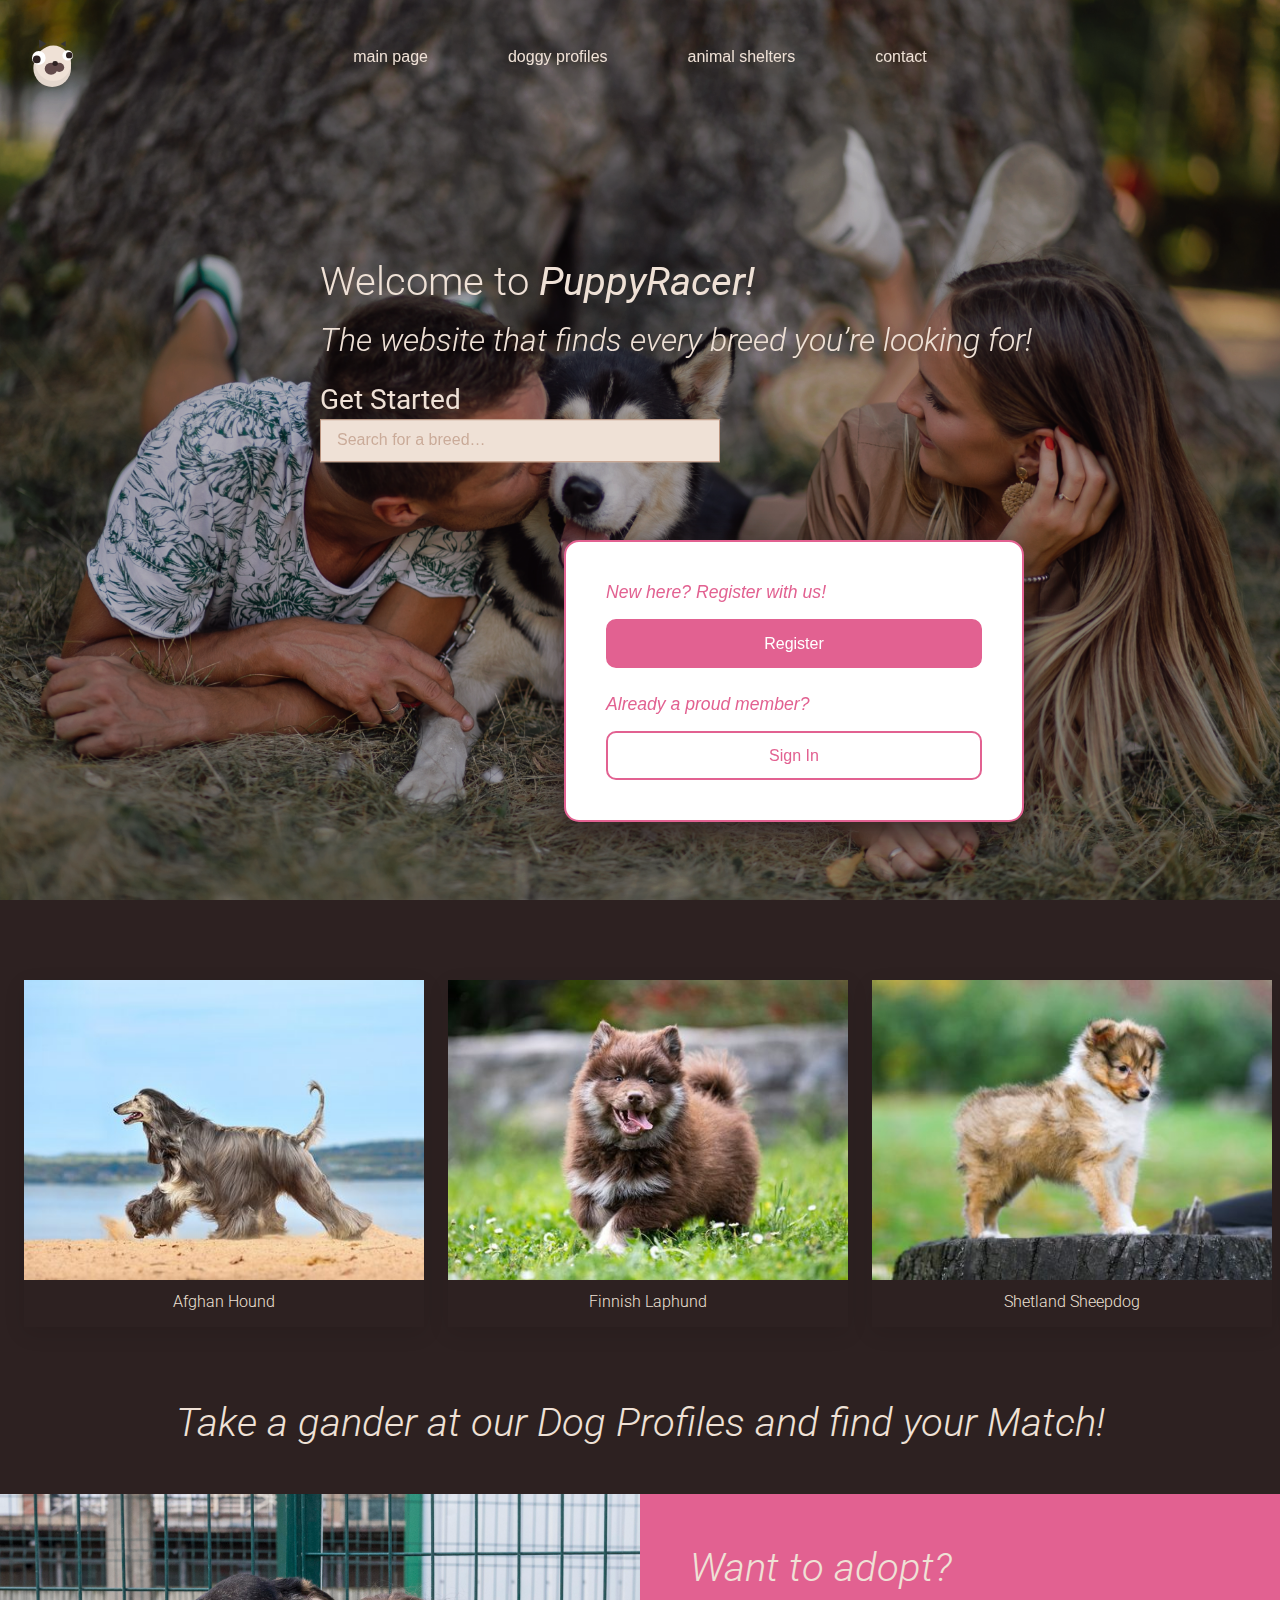
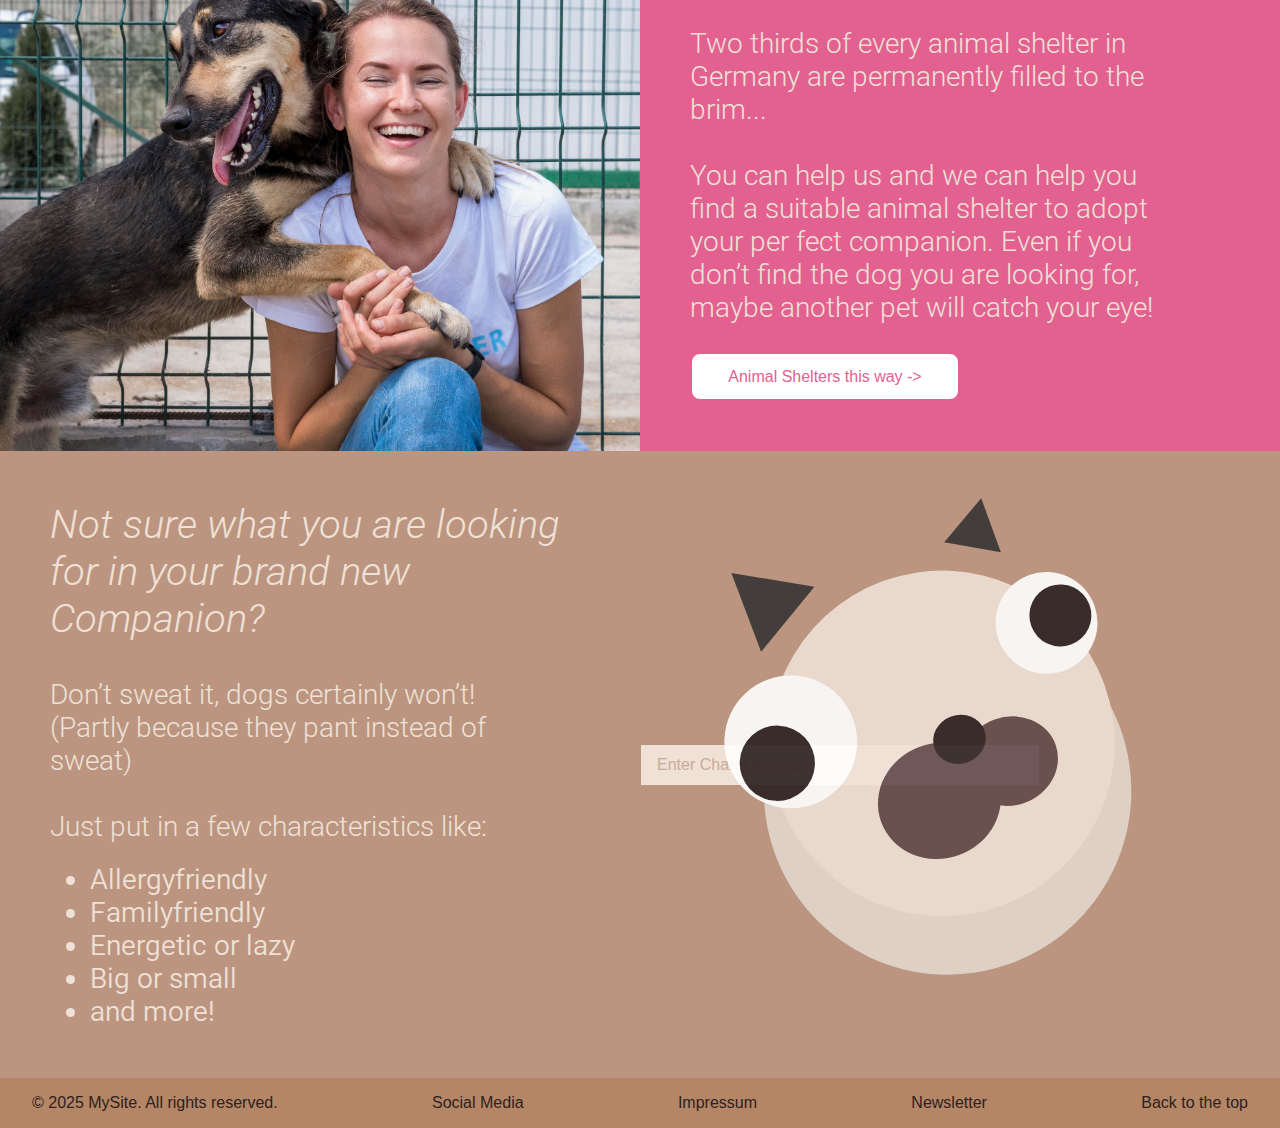
<file: public/index.html>
<!DOCTYPE html>

<html lang="en">
<head>
    <meta charset="UTF-8" />
    <meta name="viewport" content="width=device-width, initial-scale=1.0" />
    <title>Main Page</title>
    <link rel="stylesheet" href="style.css" />

    <link rel="stylesheet" href="https://fonts.googleapis.com/css2?family=Roboto:wght@300;400;500;700&family=Open+Sans:wght@400;600&display=swap">
    <!--- OpenSans und Roboto verlinken! Damit ja auch alles lädt --->
</head>

<body>

<header class="navbar">
    <a href ="Puppy_Racer_Logo.pdf" class="logo">
        <img src="Puppy_Racer_Logo.svg" alt="PuppyRacer">
        <!--- alt ist als alternative da, falls es nicht lädt --->
    </a>
    <!--- a is an anchor element for links, the more you know, Sie können jetzt sogar PDF runterladen wenn man draufklickt --->

    <nav>
        <ul>
            <li><a href="#">main page</a></li>
            <li><a href="#">doggy profiles</a></li>
            <li><a href="#">animal shelters</a></li>
            <li><a href="#">contact</a></li>
        </ul>
    </nav>
</header>

<section class="hero">
    <img src="young-couple-husky.jpg" alt="Background Image" class="hero-image">
    <div class="hero-overlay"></div>
    <!--- Was mich hier ein bisschen nervt ist dass man nicht einfach ein Hue applyen kann zum Img
     man muss gleich eine ganz neue div class machen--->

    <div class="hero-text">
        <h1 class="custom-aligned">Welcome to <strong><em>PuppyRacer!</em></strong></h1>
        <!---<strong><em>PuppyRacer</em></strong>! so kann man einzeilen wörter am besten stylen!
        Gefällt mir, strong is halt bold und em ist emphasis mit italics--->

        <h2 class="custom-aligned">The website that finds every breed
            you’re looking for!</h2>

        <h3 class="get-Started">Get Started</h3>
        <form class="hero-search">
            <input
                    type="text"
                    placeholder="Search for a breed…"
                    name="breed"
            />
        </form>
    </div>

    <!---Glücklicherweise kann ich das aus der ersten Abgabe übernehmen, danke Jonas--->
    <div class="login-card outline-pink">
        <div class="stack">
            <p class="pretitle italic">New here? Register with us!</p>
            <button class="btn btn-pink">Register</button>
        </div>
        <div class="stack">
            <p class="pretitle italic">Already a proud member?</p>
            <button class="btn btn-outline-pink">Sign In</button>
        </div>
    </div>

</section>

<section class="dog-carousel">
    <div class="dog-profiles">

        <!--- Sollen Clickable sein mit <a>, aber ich hatte leider nicht mehr die Geduld es richtig zu machen--->

        <div class="dog-card">
            <img src="dog_pics/dog1.jpg" alt="Afghan Hound">
            <h6 class="dog-name">Afghan Hound</h6>
        </div>

        <div class="dog-card">
            <img src="dog_pics/dog2.jpg" alt="Finnish Laphund">
            <h6 class="dog-name">Finnish Laphund</h6>
        </div>

        <div class="dog-card">
            <img src="dog_pics/dog3.jpg" alt="Shetland Sheepdog">
            <h6 class="dog-name">Shetland Sheepdog</h6>
        </div>

        <div class="dog-card">
            <img src="dog_pics/dog4.jpg" alt="Pomeranian">
            <h6 class="dog-name">Pomeranian</h6>
        </div>

        <!-- duplicates for seamless loop -->
        <div class="dog-card">
            <img src="dog_pics/dog5.jpg" alt="Bernese Mountain Dog">
            <h6 class="dog-name">Bernese Mountain Dog</h6>
        </div>

        <div class="dog-card">
            <img src="dog_pics/dog6.jpg" alt="Chow Chow">
            <h6 class="dog-name">Chow Chow</h6>
        </div>

        <div class="dog-card">
            <img src="dog_pics/dog7.jpg" alt="Pekingese">
            <h6 class="dog-name">Pekingese</h6>
        </div>

        <div class="dog-card">
            <img src="dog_pics/dog9.webp" alt="Husky">
            <h6 class="dog-name">Husky</h6>
        </div>

        <div class="dog-card">
            <img src="dog_pics/dog10.webp" alt="Fetter Mops">
            <h6 class="dog-name">Mops</h6>
        </div>
    </div>
</section>



<div class="gander-Dogs">
    <h1>Take a gander at our Dog Profiles and find your Match!</h1>
</div>

<section class="tierheim">
    <div class="image-side"></div>
    <div class="text-side">
        <h1>Want to adopt?</h1>
        <h3 class="tierheim_text">
            Two thirds of every animal
            shelter in Germany are
            permanently filled to the brim...
            <br>
            <!--- so bricht man ein Paragraph, nicht vergessen--->
            <br>
            You can help us and we can help
            you find a suitable animal shelter
            to adopt your per fect companion.
            Even if you don’t find the dog you
            are looking for, maybe another
            pet will catch your eye!
        </h3>
        <button class="btn btn-outline-pink resized">Animal Shelters this way -></button>
    </div>
</section>


<section class="identify">
    <div class="text-side">
        <h1>Not sure what you are looking for in your brand new Companion?</h1>
        <h3>Don’t sweat it, dogs certainly won’t! (Partly because they pant instead of sweat)
            <br>
            <br>
            Just put in a few characteristics like:
        </h3>
        <ul class="text-list">
            <li>Allergyfriendly</li>
            <li>Familyfriendly</li>
            <li>Energetic or lazy</li>
            <li>Big or small</li>
            <li>and more!</li>
        </ul>
    </div>

    <div class="image-side">
        <div class="id-search">
            <input type="text" placeholder="Enter Characteristics..." />
        </div>
        <img src="Puppy_Racer_Logo.svg" alt="logo" class="corner-logo" />
    </div>

</section>

<footer>
    <a href="#">&copy; 2025 MySite. All rights reserved.</a>
    <a href="#social">Social Media</a>
    <a href="#impressum">Impressum</a>
    <a href="#newsletter">Newsletter</a>
    <a href="#top">Back to the top</a>
</footer>


</body>
</html>
</file>
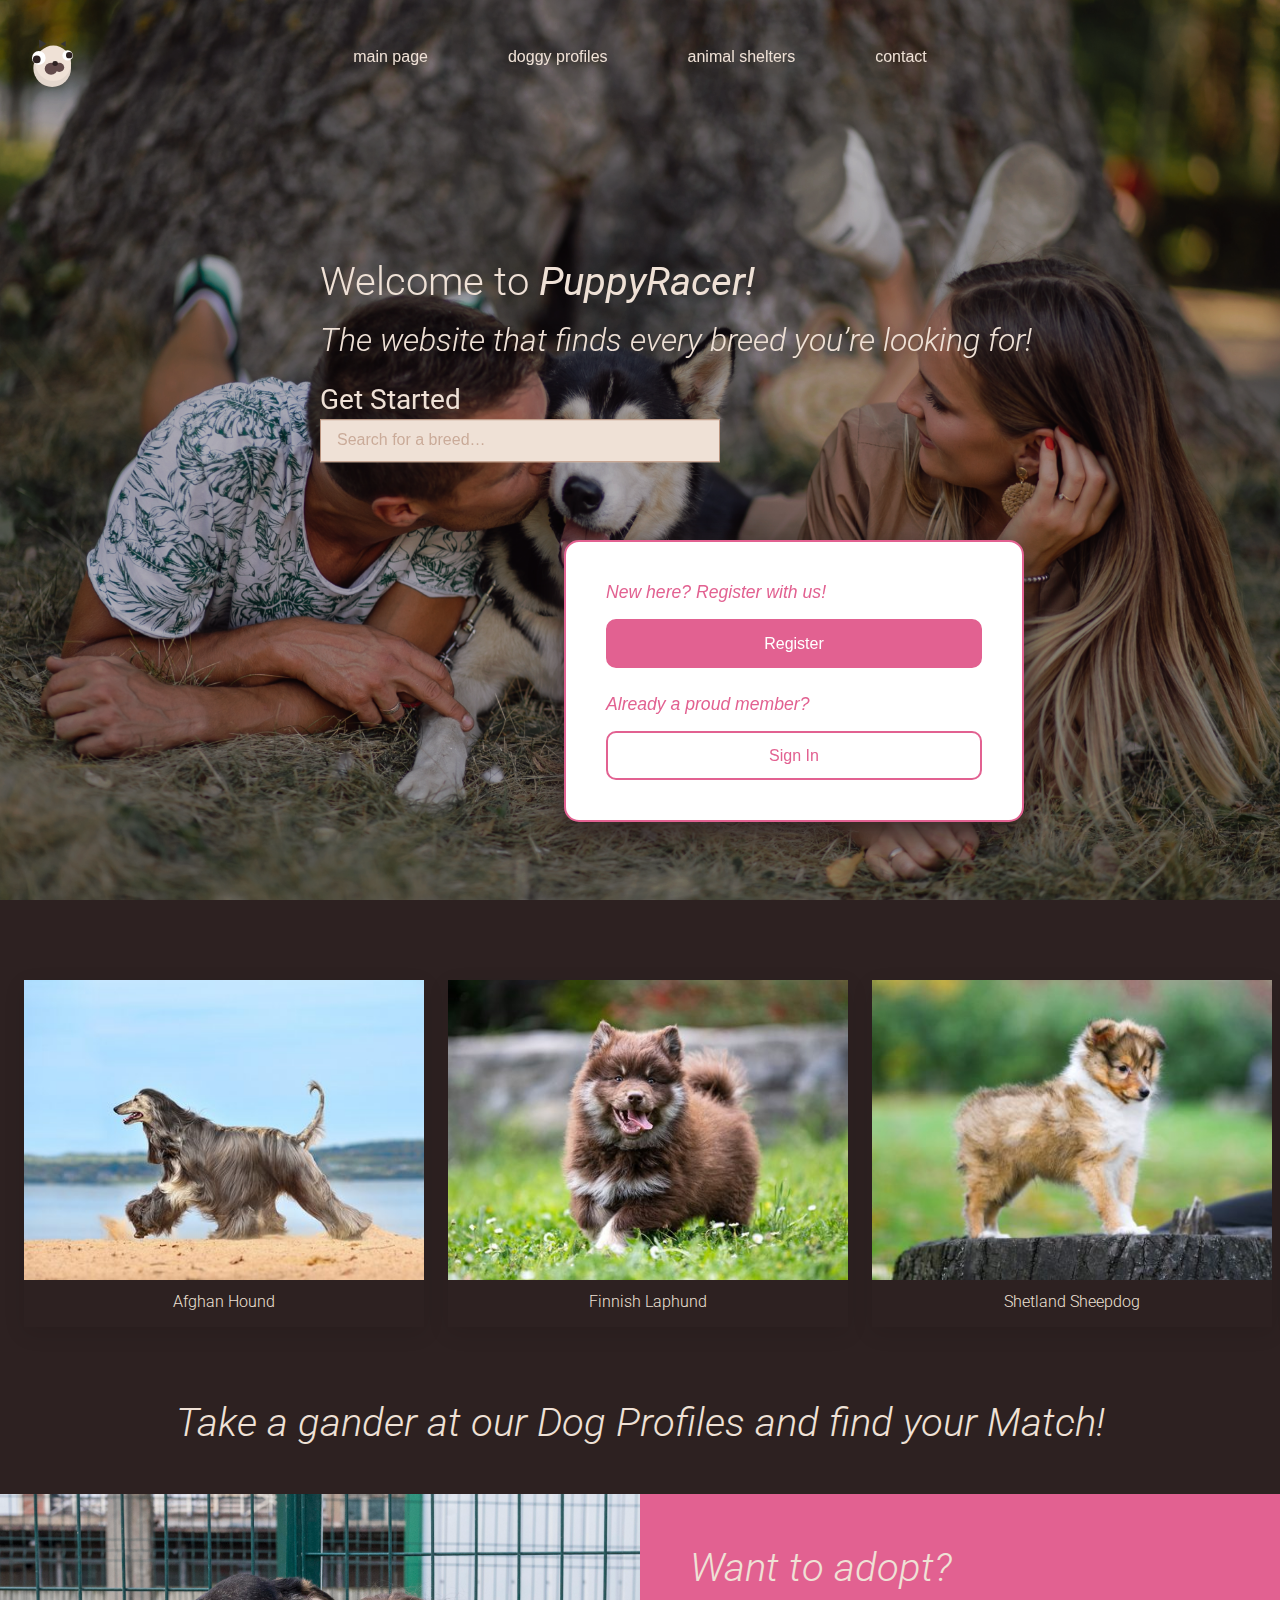
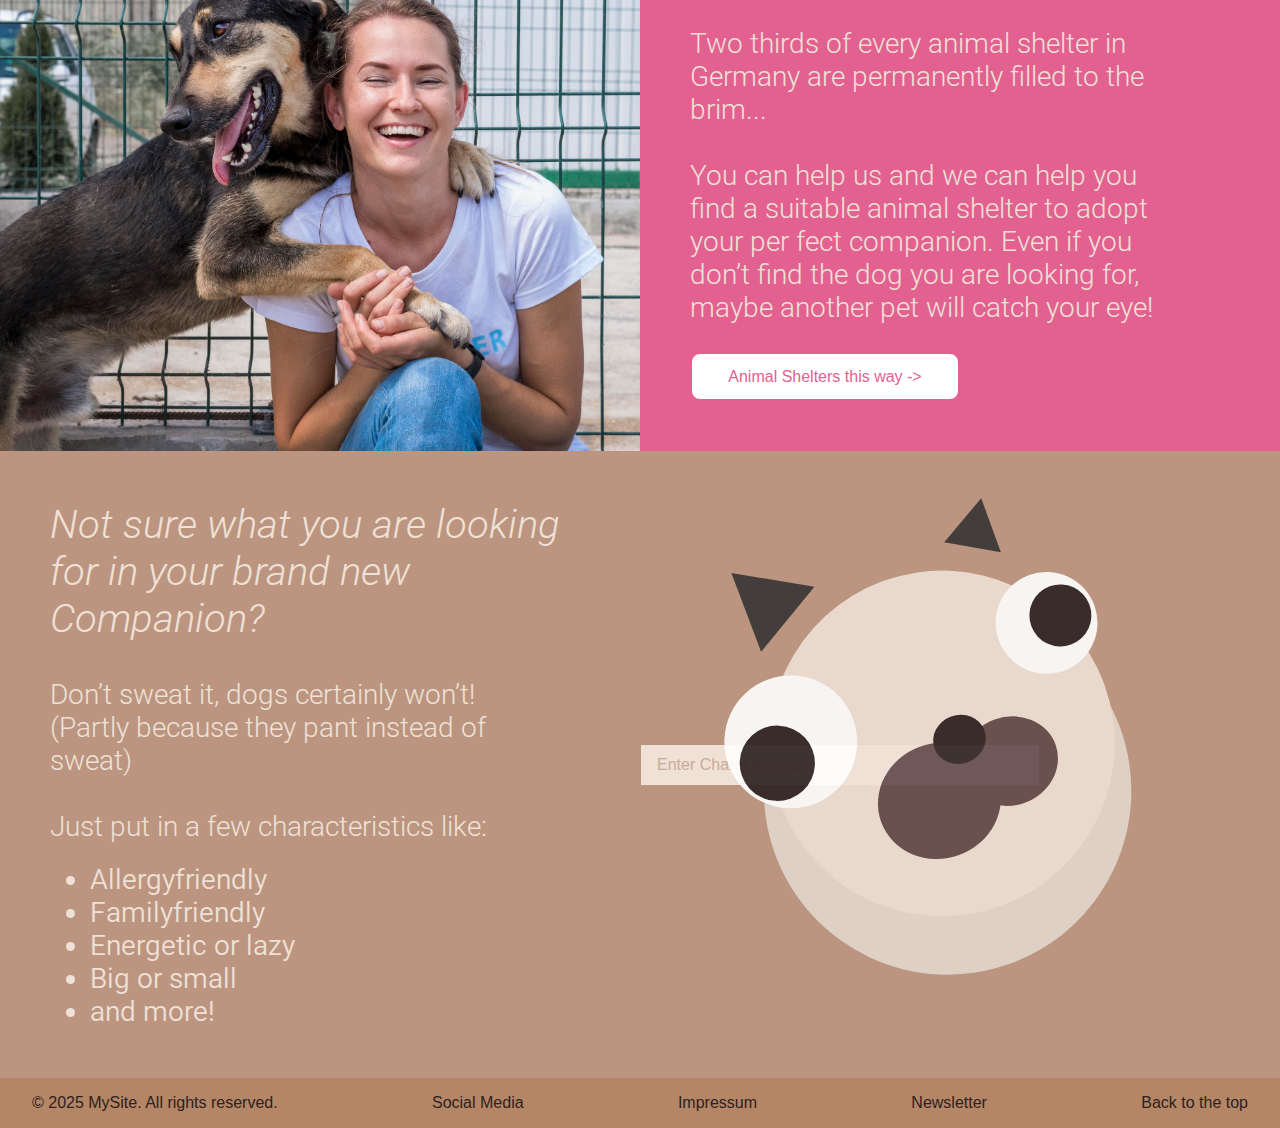
<file: src/index.html>
<!DOCTYPE html>
<html lang="en">
<head>
    <meta charset="UTF-8" />
    <meta name="viewport" content="width=device-width, initial-scale=1.0" />
    <title>Main Page</title>
    <link rel="stylesheet" href="style.css" />

    <link rel="stylesheet" href="https://fonts.googleapis.com/css2?family=Roboto:wght@300;400;500;700&family=Open+Sans:wght@400;600&display=swap">
    <!--- OpenSans und Roboto verlinken! Damit ja auch alles lädt --->
</head>

<body>

<header class="navbar">
    <a href ="Puppy_Racer_Logo.pdf" class="logo">
        <img src="Puppy_Racer_Logo.svg" alt="PuppyRacer">
        <!--- alt ist als alternative da, falls es nicht lädt --->
    </a>
    <!--- a is an anchor element for links, the more you know, Sie können jetzt sogar PDF runterladen wenn man draufklickt --->

    <nav>
        <ul>
            <li><a href="#">main page</a></li>
            <li><a href="#">doggy profiles</a></li>
            <li><a href="#">animal shelters</a></li>
            <li><a href="#">contact</a></li>
        </ul>
    </nav>
</header>

<section class="hero">
    <img src="young-couple-husky.jpg" alt="Background Image" class="hero-image">
    <div class="hero-overlay"></div>
    <!--- Was mich hier ein bisschen nervt ist dass man nicht einfach ein Hue applyen kann zum Img
     man muss gleich eine ganz neue div class machen--->

    <div class="hero-text">
        <h1 class="custom-aligned">Welcome to <strong><em>PuppyRacer!</em></strong></h1>
        <!---<strong><em>PuppyRacer</em></strong>! so kann man einzeilen wörter am besten stylen!
        Gefällt mir, strong is halt bold und em ist emphasis mit italics--->

        <h2 class="custom-aligned">The website that finds every breed
            you’re looking for!</h2>

        <h3 class="get-Started">Get Started</h3>
        <form class="hero-search">
            <input
                    type="text"
                    placeholder="Search for a breed…"
                    name="breed"
            />
        </form>
    </div>

    <!---Glücklicherweise kann ich das aus der ersten Abgabe übernehmen, danke Jonas--->
    <div class="login-card outline-pink">
        <div class="stack">
            <p class="pretitle italic">New here? Register with us!</p>
            <button class="btn btn-pink">Register</button>
        </div>
        <div class="stack">
            <p class="pretitle italic">Already a proud member?</p>
            <button class="btn btn-outline-pink">Sign In</button>
        </div>
    </div>

</section>

<section class="dog-carousel">
    <div class="dog-profiles">

        <!--- Sollen Clickable sein mit <a>, aber ich hatte leider nicht mehr die Geduld es richtig zu machen--->

        <div class="dog-card">
            <img src="dog_pics/dog1.jpg" alt="Afghan Hound">
            <h6 class="dog-name">Afghan Hound</h6>
        </div>

        <div class="dog-card">
            <img src="dog_pics/dog2.jpg" alt="Finnish Laphund">
            <h6 class="dog-name">Finnish Laphund</h6>
        </div>

        <div class="dog-card">
            <img src="dog_pics/dog3.jpg" alt="Shetland Sheepdog">
            <h6 class="dog-name">Shetland Sheepdog</h6>
        </div>

        <div class="dog-card">
            <img src="dog_pics/dog4.jpg" alt="Pomeranian">
            <h6 class="dog-name">Pomeranian</h6>
        </div>

        <!-- duplicates for seamless loop -->
        <div class="dog-card">
            <img src="dog_pics/dog5.jpg" alt="Bernese Mountain Dog">
            <h6 class="dog-name">Bernese Mountain Dog</h6>
        </div>

        <div class="dog-card">
            <img src="dog_pics/dog6.jpg" alt="Chow Chow">
            <h6 class="dog-name">Chow Chow</h6>
        </div>

        <div class="dog-card">
            <img src="dog_pics/dog7.jpg" alt="Pekingese">
            <h6 class="dog-name">Pekingese</h6>
        </div>

        <div class="dog-card">
            <img src="dog_pics/dog9.webp" alt="Husky">
            <h6 class="dog-name">Husky</h6>
        </div>

        <div class="dog-card">
            <img src="dog_pics/dog10.webp" alt="Fetter Mops">
            <h6 class="dog-name">Mops</h6>
        </div>
    </div>
</section>



<div class="gander-Dogs">
    <h1>Take a gander at our Dog Profiles and find your Match!</h1>
</div>

<section class="tierheim">
    <div class="image-side"></div>
    <div class="text-side">
        <h1>Want to adopt?</h1>
        <h3 class="tierheim_text">
            Two thirds of every animal
            shelter in Germany are
            permanently filled to the brim...
            <br>
            <!--- so bricht man ein Paragraph, nicht vergessen--->
            <br>
            You can help us and we can help
            you find a suitable animal shelter
            to adopt your per fect companion.
            Even if you don’t find the dog you
            are looking for, maybe another
            pet will catch your eye!
        </h3>
        <button class="btn btn-outline-pink resized">Animal Shelters this way -></button>
    </div>
</section>


<section class="identify">
    <div class="text-side">
        <h1>Not sure what you are looking for in your brand new Companion?</h1>
        <h3>Don’t sweat it, dogs certainly won’t! (Partly because they pant instead of sweat)
            <br>
            <br>
            Just put in a few characteristics like:
        </h3>
        <ul class="text-list">
            <li>Allergyfriendly</li>
            <li>Familyfriendly</li>
            <li>Energetic or lazy</li>
            <li>Big or small</li>
            <li>and more!</li>
        </ul>
    </div>

    <div class="image-side">
        <div class="id-search">
            <input type="text" placeholder="Enter Characteristics..." />
        </div>
        <img src="Puppy_Racer_Logo.svg" alt="logo" class="corner-logo" />
    </div>

</section>

<footer>
    <a href="#">&copy; 2025 MySite. All rights reserved.</a>
    <a href="#social">Social Media</a>
    <a href="#impressum">Impressum</a>
    <a href="#newsletter">Newsletter</a>
    <a href="#top">Back to the top</a>
</footer>


</body>
</html>
</file>
<file: public/style.css>
* {
    margin: 0;
    padding: 0;
    box-sizing: border-box;
}

b{
    font-family: "Roboto", sans-serif;
    font-weight: 400;
    font-size: 1rem;
    color:  #2D2121;
}


.custom-aligned {
    text-align: left;
}

.get-Started{
    margin-top: 1.5rem;
    margin-bottom: 0.2rem;
}
/*Stylesheet übernommen hier erstmal*/
h1 {
    font-family: "Roboto", sans-serif;
    font-weight: 300;           /* light */
    font-size: 2.5rem;
    padding-bottom: 1rem;
}

h2 {
    font-family: "Roboto", sans-serif;
    font-style: italic;
    font-weight: 300;           /* normal */
    font-size: 2rem;
}

h3 {
    font-family: "Roboto", sans-serif;
    font-weight: 400;
    font-size: 1.75rem;
}

h4 {
    font-family: "Roboto", sans-serif;
    font-weight: 400;
    font-size: 1.5rem;
}

h5 {
    font-family: "Roboto", sans-serif;
    font-weight: 400;
    font-size: 1.25rem;
}

h6 {
    font-family: "Roboto", sans-serif;
    font-weight: 400;
    font-size: 1.125rem;
}



.logo img{
    max-height: 50px;   /* this is the important part */
    width: auto;
    display: block;
}
/* hier will ich mein logo einfach verkleinern! */

.logo{
    display: block;
    position: relative;
    top: 0.3rem;
}

body {
    cursor: url("pixel_cursor.png"), pointer;

    font-family: "OpenSans", sans-serif;
    font-size: 1rem;
    color: #222;
    background-color: #2D2121;
}

/* Navbar ganz oben */
.navbar {
    position: fixed;
    /* Soll oben bleiben wenn man scrolled! */
    top: 0;
    left: 0;
    width: 100%;



    display: flex;
    justify-content: space-between;
    align-items: center;   /* center items vertically */
    padding: 2rem 2rem;
    background: transparent;
    height: auto;

    z-index: 10;
    /* versichern dass es über den Image bleibt mit LAYERING*/
}

.navbar nav {
    position: absolute;
    /* detach from flex flow, wir können es irgendwo in der Navbar packen */
    left: 50%;
    /* halbwegs in navbar positionieren */
    transform: translateX(-50%);
    /* sonst hätten wir das Linke Ende mit geschoben, jetzt siejts richtig aus */
}

.navbar ul {
    display: flex;
    list-style: none;
    gap: 5rem;
}

.navbar a {
    text-decoration: none;
    color: #EFE1D6;
    font-weight: 500;
}

.navbar a:hover {
    color: #E26191;
}

/* Hero section */
.hero {
    position: relative;
    height: 100vh;
    overflow: hidden;
}

.hero-text{
    position: absolute;
    z-index: 3;
    color: #EFE1D6;
    top: 40%;
    left: 25%;
    transform: translateY(-50%);
}

.hero-image{
    width: 100%;
    height: 100%;
    object-fit: cover;

    position: absolute;
    top: 0;
    left: 0;

    opacity: 0.8;

    z-index: 1;
    /*voll cool, mit dem z-index können wir "layern". Hiermit wäre der Layer ganz unten mit 1, im navbar 10 wäre ganz oben */

}

.hero-overlay{
    position: absolute;
    top: 0;
    left: 0;
    width: 100%;
    height: 100%;
    background: #2D2121;
    opacity: 0.4;
    mix-blend-mode: overlay;              /* blend color with image */
    z-index: 2;

    /*genau gleich wie hero.image die werte, aber haben halt einfach ein bisschen hue reingebracht, nervig*/
}

.hero-search {
    width: 100%;
    max-width: 800px;
}

.hero-search input {
    width: 100%;
    max-width: 400px;
    padding: 0.7rem 1rem;
    border: 0.1rem solid #BB9580;
    font-size: 1rem;
    background-color: #EFE1D6;
    color: #2D2121;
    transition: box-shadow 0.2s ease;
}

.hero-search input::placeholder {
    color: #BB9580;
    opacity: 0.7;
}

/*login Bar Section */

.login-card{
    position: absolute;
    top: 60%;
    right: 20%;

    background:#fff;
    border:2px solid #E26191;
    border-radius:15px;
    padding:40px;
    width:100%;
    max-width:460px;

    box-shadow:0 10px 30px #2D2121;
    display:grid;

    gap:26px;

    z-index: 4;
}
.pretitle{
    margin:0 0 8px 0;
    color: #E26191;
    font-weight:300;
    font-size:1.1rem;
    font-style:italic;
}
.stack{
    display:flex;
    flex-direction:column;
    font-style:italic;
}

.btn-pink{
    background:#E26191;
    color:#fff;

    border:2px solid #E26191;
    padding:.85rem 1.05rem;
    margin-top:8px;
    border-radius:10px;

    font-style:normal;
    font-size: 1rem;

}
.btn-outline-pink{
    background:#fff;
    color:#E26191;
    border:2px solid #E26191;
    border-radius:10px;
    padding:.85rem 1.05rem;
    margin-top:8px;

    font-style:normal;
    font-size: 1rem;
}

.btn-pink:hover {
    background: #e05ca3;
    /*müssen hier dunkleres pink benutzen weil sonst sieht man ja schilz*/
    transition: background-color 0.3s ease, transform 0.2s ease;
}

.btn-outline-pink:hover {
    background: #FADADD;
    /*müssen hier leichteres pink benutzen weil sonst sieht man ja auch schilz*/

    /*hab hier chat gefragt wie man diese abrupte Farbänderung wegmachen kann, hier ist die Lösung, find ich besser:*/
    transition: background-color 0.3s ease, transform 0.2s ease;
}


/* overall section container */
.dog-carousel {
    width: 100%;

    overflow-x: auto;        /* 👈 horizontal scroll */
    overflow-y: hidden;
    padding: 1.5rem 0;
    padding-top: 5rem;
    background: #2D2121;

    /*man kann wohl kein Infinite scroller machen ohne JavaScript :/ */
}

.dog-profiles {
    display: flex;
    gap: 1.5rem;
    padding: 0 1.5rem 1rem;

    scroll-snap-type: x mandatory;


}

.dog-card {
    min-width: 400px;
    min-height: 300px;

    background: #2D2121;
    box-shadow: 0 6px 20px rgba(0,0,0,0.1);


    overflow: hidden;
    text-align: center;
    scroll-snap-align: start;
}

.dog-card img {
    width: 100%;
    height: 300px;
    object-fit: cover;
    display: block;
}

.dog-name {
    margin: 0.75rem 0 1rem;
    font-weight: 300;
    font-size: 1rem;
    color: #EFE1D6;
}

.gander-Dogs{
    color: #EFE1D6;
    text-align: center;
    font-style: italic;
    padding: 2rem;
    background: #2D2121;
}


/*nächste Section von unserer Webseite, 0.5 Bild und 0.5 Image */

.tierheim {
    display: grid;
    grid-template-columns: 1fr 1fr; /* 50% / 50% also hälfte hälfte */
    min-height: 60vh;
    background: #E26191;
}

.tierheim .image-side {
    background: url(tierheim_image.jpg) center/cover no-repeat;
}

.tierheim .text-side {
    background-color: #E26191;
    padding: 50px;
    display: flex;
    flex-direction: column;
    justify-content: center;
}

.tierheim h1 {
    margin-bottom: 20px;
    font-weight: 300;
    color: #EFE1D6;
    font-style: italic;

}

.tierheim h3 {
    margin-bottom: 20px;
    font-weight: 300;
    color: #EFE1D6;
    max-width: 90%;
}

.resized{
    width: 50%;
    justify-self: flex-end;
}


/*nächste Section, jetzt mahcen wir mal mit den Hunde Identifikator, im Prinzip kann ich eig das von eben
einfach nochmal machen. */
.identify {
    display: grid;
    grid-template-columns: 1fr 1fr; /* 50% / 50% also hälfte hälfte */
    min-height: 60vh;
    background: #BB9580;
}

.identify .image-side {
    display: flex;
    justify-content: center;
    align-items: center; /* centers vertically */
    position: relative;
    position: relative; /* allows the logo to be positioned absolutely inside */
}

.id-search {
    width: 100%;
    max-width: 800px;
}

.id-search input {
    width: 100%;
    max-width: 400px;
    padding: 0.7rem 1rem;
    border: 0.1rem solid #BB9580;
    font-size: 1rem;
    background-color: #EFE1D6;
    color: #2D2121;
    transition: box-shadow 0.2s ease;
}

.id-search input::placeholder {
    color: #BB9580;
    opacity: 0.7;
}

.corner-logo {
    position: absolute;
    bottom: 100px;
    right: 150px;   /* distance from right */
    width: 400px;
    height: auto;
    opacity: 0.9;
    transform: rotate(-20deg);
    /*kleine coole animation damit sich kopft dreht*/
    transition: transform 0.9s ease;
}
.corner-logo:hover {
    transform: rotate(0deg) scale(1.05);
}

.identify .text-side {
    padding: 50px;
    display: flex;
    flex-direction: column;
    justify-content: center;
}

.identify h1 {
    margin-bottom: 20px;
    font-weight: 300;
    color: #EFE1D6;
    font-style: italic;

}

.identify h3 {
    margin-bottom: 20px;
    font-weight: 300;
    color: #EFE1D6;
    max-width: 90%;
}

.text-list{
    font-family: "Roboto", sans-serif;
    font-weight: 350;
    font-size: 1.75rem;
    margin-left: 40px;
    color: #EFE1D6;
}








/*Zu allerletzt Footer */

footer {

    display: flex;
    /*nicht vergessen, das macht alle in einer Reihe */
    justify-content: space-between;
    align-items: center;
    padding: 1rem 2rem;
    background-color: #B48665;
    color: white;

}

footer a {

    color: #2D2121;
    text-decoration: none;
    transition: color 0.2s ease;
}

footer a:hover {
    color: #E26191; /* Highlight color on hover */
}
</file>
<file: src/style.css>
* {
    margin: 0;
    padding: 0;
    box-sizing: border-box;
}

b{
    font-family: "Roboto", sans-serif;
    font-weight: 400;
    font-size: 1rem;
    color:  #2D2121;
}


.custom-aligned {
    text-align: left;
}

.get-Started{
    margin-top: 1.5rem;
    margin-bottom: 0.2rem;
}
/*Stylesheet übernommen hier erstmal*/
h1 {
    font-family: "Roboto", sans-serif;
    font-weight: 300;           /* light */
    font-size: 2.5rem;
    padding-bottom: 1rem;
}

h2 {
    font-family: "Roboto", sans-serif;
    font-style: italic;
    font-weight: 300;           /* normal */
    font-size: 2rem;
}

h3 {
    font-family: "Roboto", sans-serif;
    font-weight: 400;
    font-size: 1.75rem;
}

h4 {
    font-family: "Roboto", sans-serif;
    font-weight: 400;
    font-size: 1.5rem;
}

h5 {
    font-family: "Roboto", sans-serif;
    font-weight: 400;
    font-size: 1.25rem;
}

h6 {
    font-family: "Roboto", sans-serif;
    font-weight: 400;
    font-size: 1.125rem;
}



.logo img{
    max-height: 50px;   /* this is the important part */
    width: auto;
    display: block;
}
/* hier will ich mein logo einfach verkleinern! */

.logo{
    display: block;
    position: relative;
    top: 0.3rem;
}

body {
    cursor: url("pixel_cursor.png"), pointer;

    font-family: "OpenSans", sans-serif;
    font-size: 1rem;
    color: #222;
    background-color: #2D2121;
}

/* Navbar ganz oben */
.navbar {
    position: fixed;
    /* Soll oben bleiben wenn man scrolled! */
    top: 0;
    left: 0;
    width: 100%;



    display: flex;
    justify-content: space-between;
    align-items: center;   /* center items vertically */
    padding: 2rem 2rem;
    background: transparent;
    height: auto;

    z-index: 10;
    /* versichern dass es über den Image bleibt mit LAYERING*/
}

.navbar nav {
    position: absolute;
    /* detach from flex flow, wir können es irgendwo in der Navbar packen */
    left: 50%;
    /* halbwegs in navbar positionieren */
    transform: translateX(-50%);
    /* sonst hätten wir das Linke Ende mit geschoben, jetzt siejts richtig aus */
}

.navbar ul {
    display: flex;
    list-style: none;
    gap: 5rem;
}

.navbar a {
    text-decoration: none;
    color: #EFE1D6;
    font-weight: 500;
}

.navbar a:hover {
    color: #E26191;
}

/* Hero section */
.hero {
    position: relative;
    height: 100vh;
    overflow: hidden;
}

.hero-text{
    position: absolute;
    z-index: 3;
    color: #EFE1D6;
    top: 40%;
    left: 25%;
    transform: translateY(-50%);
}

.hero-image{
    width: 100%;
    height: 100%;
    object-fit: cover;

    position: absolute;
    top: 0;
    left: 0;

    opacity: 0.8;

    z-index: 1;
    /*voll cool, mit dem z-index können wir "layern". Hiermit wäre der Layer ganz unten mit 1, im navbar 10 wäre ganz oben */

}

.hero-overlay{
    position: absolute;
    top: 0;
    left: 0;
    width: 100%;
    height: 100%;
    background: #2D2121;
    opacity: 0.4;
    mix-blend-mode: overlay;              /* blend color with image */
    z-index: 2;

    /*genau gleich wie hero.image die werte, aber haben halt einfach ein bisschen hue reingebracht, nervig*/
}

.hero-search {
    width: 100%;
    max-width: 800px;
}

.hero-search input {
    width: 100%;
    max-width: 400px;
    padding: 0.7rem 1rem;
    border: 0.1rem solid #BB9580;
    font-size: 1rem;
    background-color: #EFE1D6;
    color: #2D2121;
    transition: box-shadow 0.2s ease;
}

.hero-search input::placeholder {
    color: #BB9580;
    opacity: 0.7;
}

/*login Bar Section */

.login-card{
    position: absolute;
    top: 60%;
    right: 20%;

    background:#fff;
    border:2px solid #E26191;
    border-radius:15px;
    padding:40px;
    width:100%;
    max-width:460px;

    box-shadow:0 10px 30px #2D2121;
    display:grid;

    gap:26px;

    z-index: 4;
}
.pretitle{
    margin:0 0 8px 0;
    color: #E26191;
    font-weight:300;
    font-size:1.1rem;
    font-style:italic;
}
.stack{
    display:flex;
    flex-direction:column;
    font-style:italic;
}

.btn-pink{
    background:#E26191;
    color:#fff;

    border:2px solid #E26191;
    padding:.85rem 1.05rem;
    margin-top:8px;
    border-radius:10px;

    font-style:normal;
    font-size: 1rem;

}
.btn-outline-pink{
    background:#fff;
    color:#E26191;
    border:2px solid #E26191;
    border-radius:10px;
    padding:.85rem 1.05rem;
    margin-top:8px;

    font-style:normal;
    font-size: 1rem;
}

.btn-pink:hover {
    background: #e05ca3;
    /*müssen hier dunkleres pink benutzen weil sonst sieht man ja schilz*/
    transition: background-color 0.3s ease, transform 0.2s ease;
}

.btn-outline-pink:hover {
    background: #FADADD;
    /*müssen hier leichteres pink benutzen weil sonst sieht man ja auch schilz*/

    /*hab hier chat gefragt wie man diese abrupte Farbänderung wegmachen kann, hier ist die Lösung, find ich besser:*/
    transition: background-color 0.3s ease, transform 0.2s ease;
}


/* overall section container */
.dog-carousel {
    width: 100%;

    overflow-x: auto;        /* 👈 horizontal scroll */
    overflow-y: hidden;
    padding: 1.5rem 0;
    padding-top: 5rem;
    background: #2D2121;

    /*man kann wohl kein Infinite scroller machen ohne JavaScript :/ */
}

.dog-profiles {
    display: flex;
    gap: 1.5rem;
    padding: 0 1.5rem 1rem;

    scroll-snap-type: x mandatory;


}

.dog-card {
    min-width: 400px;
    min-height: 300px;

    background: #2D2121;
    box-shadow: 0 6px 20px rgba(0,0,0,0.1);


    overflow: hidden;
    text-align: center;
    scroll-snap-align: start;
}

.dog-card img {
    width: 100%;
    height: 300px;
    object-fit: cover;
    display: block;
}

.dog-name {
    margin: 0.75rem 0 1rem;
    font-weight: 300;
    font-size: 1rem;
    color: #EFE1D6;
}

.gander-Dogs{
    color: #EFE1D6;
    text-align: center;
    font-style: italic;
    padding: 2rem;
    background: #2D2121;
}


/*nächste Section von unserer Webseite, 0.5 Bild und 0.5 Image */

.tierheim {
    display: grid;
    grid-template-columns: 1fr 1fr; /* 50% / 50% also hälfte hälfte */
    min-height: 60vh;
    background: #E26191;
}

.tierheim .image-side {
    background: url(tierheim_image.jpg) center/cover no-repeat;
}

.tierheim .text-side {
    background-color: #E26191;
    padding: 50px;
    display: flex;
    flex-direction: column;
    justify-content: center;
}

.tierheim h1 {
    margin-bottom: 20px;
    font-weight: 300;
    color: #EFE1D6;
    font-style: italic;

}

.tierheim h3 {
    margin-bottom: 20px;
    font-weight: 300;
    color: #EFE1D6;
    max-width: 90%;
}

.resized{
    width: 50%;
    justify-self: flex-end;
}


/*nächste Section, jetzt mahcen wir mal mit den Hunde Identifikator, im Prinzip kann ich eig das von eben
einfach nochmal machen. */
.identify {
    display: grid;
    grid-template-columns: 1fr 1fr; /* 50% / 50% also hälfte hälfte */
    min-height: 60vh;
    background: #BB9580;
}

.identify .image-side {
    display: flex;
    justify-content: center;
    align-items: center; /* centers vertically */
    position: relative;
    position: relative; /* allows the logo to be positioned absolutely inside */
}

.id-search {
    width: 100%;
    max-width: 800px;
}

.id-search input {
    width: 100%;
    max-width: 400px;
    padding: 0.7rem 1rem;
    border: 0.1rem solid #BB9580;
    font-size: 1rem;
    background-color: #EFE1D6;
    color: #2D2121;
    transition: box-shadow 0.2s ease;
}

.id-search input::placeholder {
    color: #BB9580;
    opacity: 0.7;
}

.corner-logo {
    position: absolute;
    bottom: 100px;
    right: 150px;   /* distance from right */
    width: 400px;
    height: auto;
    opacity: 0.9;
    transform: rotate(-20deg);
    /*kleine coole animation damit sich kopft dreht*/
    transition: transform 0.9s ease;
}
.corner-logo:hover {
    transform: rotate(0deg) scale(1.05);
}

.identify .text-side {
    padding: 50px;
    display: flex;
    flex-direction: column;
    justify-content: center;
}

.identify h1 {
    margin-bottom: 20px;
    font-weight: 300;
    color: #EFE1D6;
    font-style: italic;

}

.identify h3 {
    margin-bottom: 20px;
    font-weight: 300;
    color: #EFE1D6;
    max-width: 90%;
}

.text-list{
    font-family: "Roboto", sans-serif;
    font-weight: 350;
    font-size: 1.75rem;
    margin-left: 40px;
    color: #EFE1D6;
}








/*Zu allerletzt Footer */

footer {

    display: flex;
    /*nicht vergessen, das macht alle in einer Reihe */
    justify-content: space-between;
    align-items: center;
    padding: 1rem 2rem;
    background-color: #B48665;
    color: white;

}

footer a {

    color: #2D2121;
    text-decoration: none;
    transition: color 0.2s ease;
}

footer a:hover {
    color: #E26191; /* Highlight color on hover */
}
</file>
